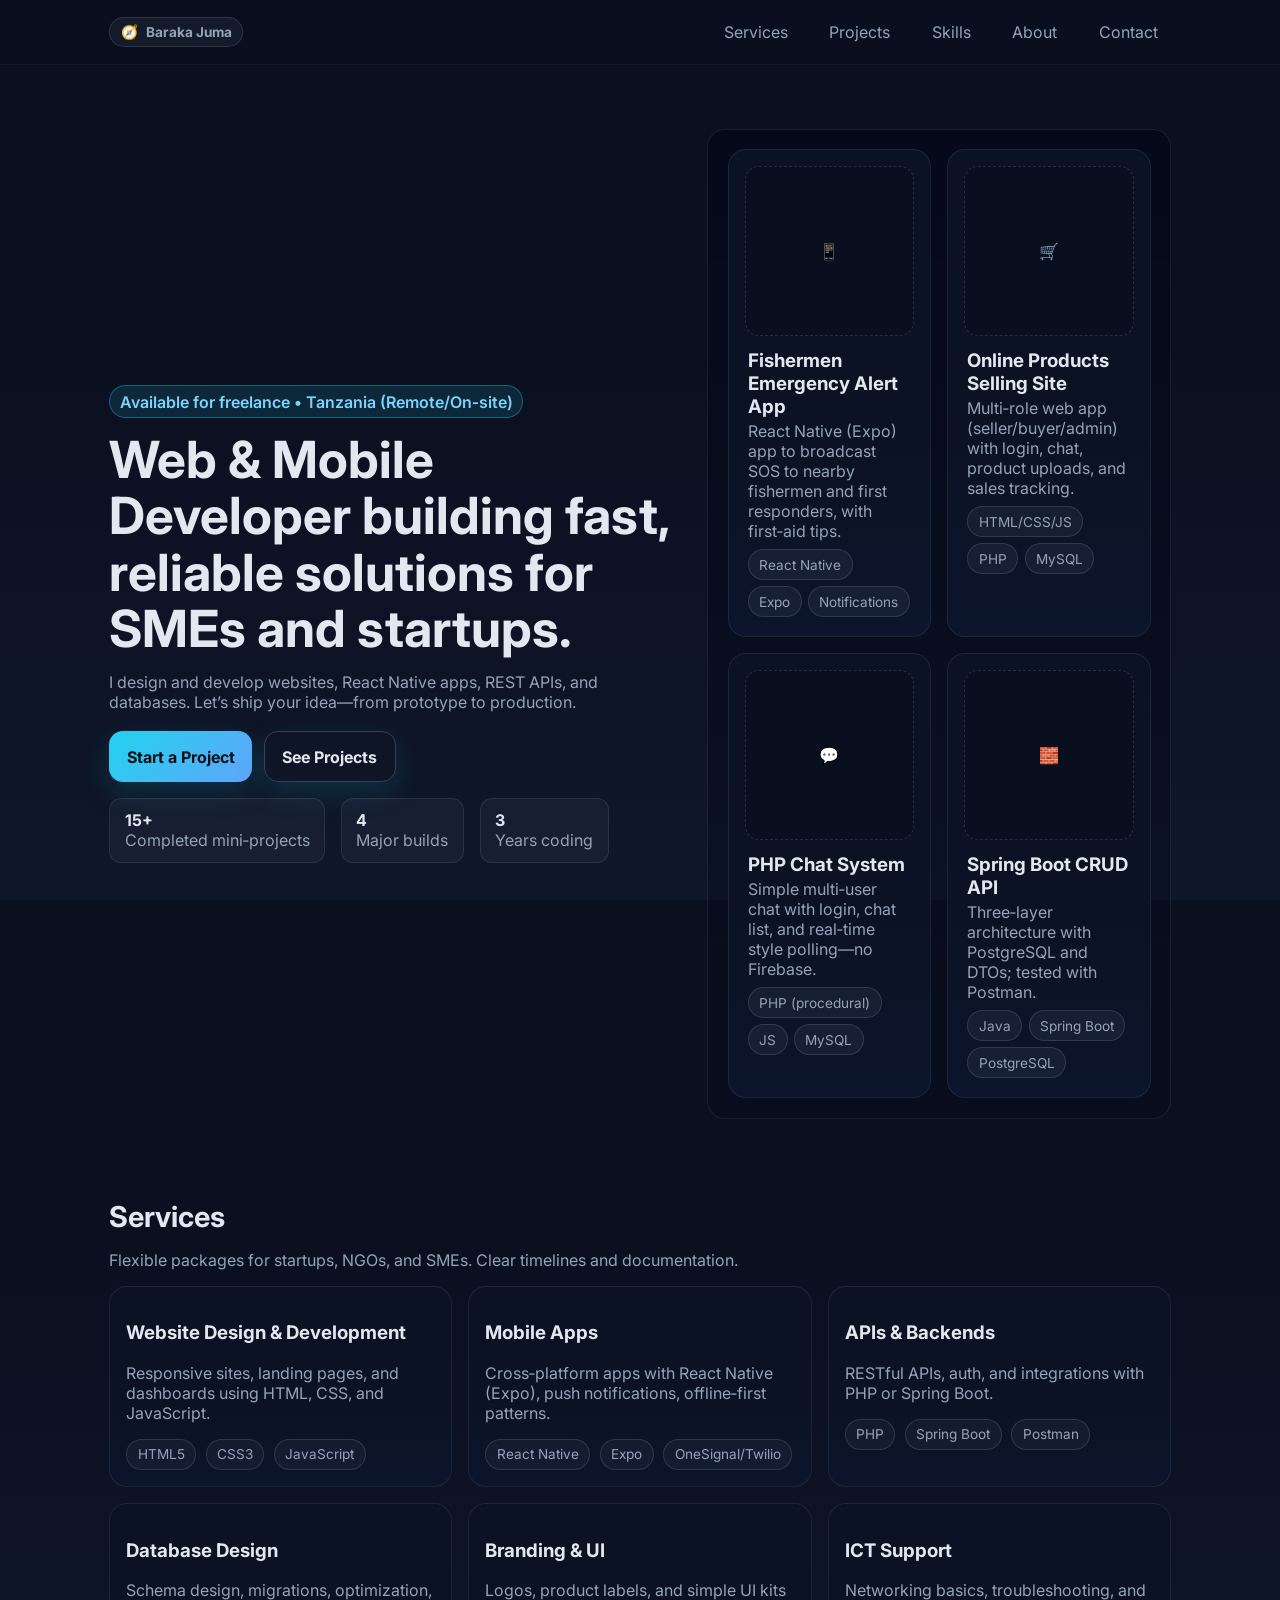
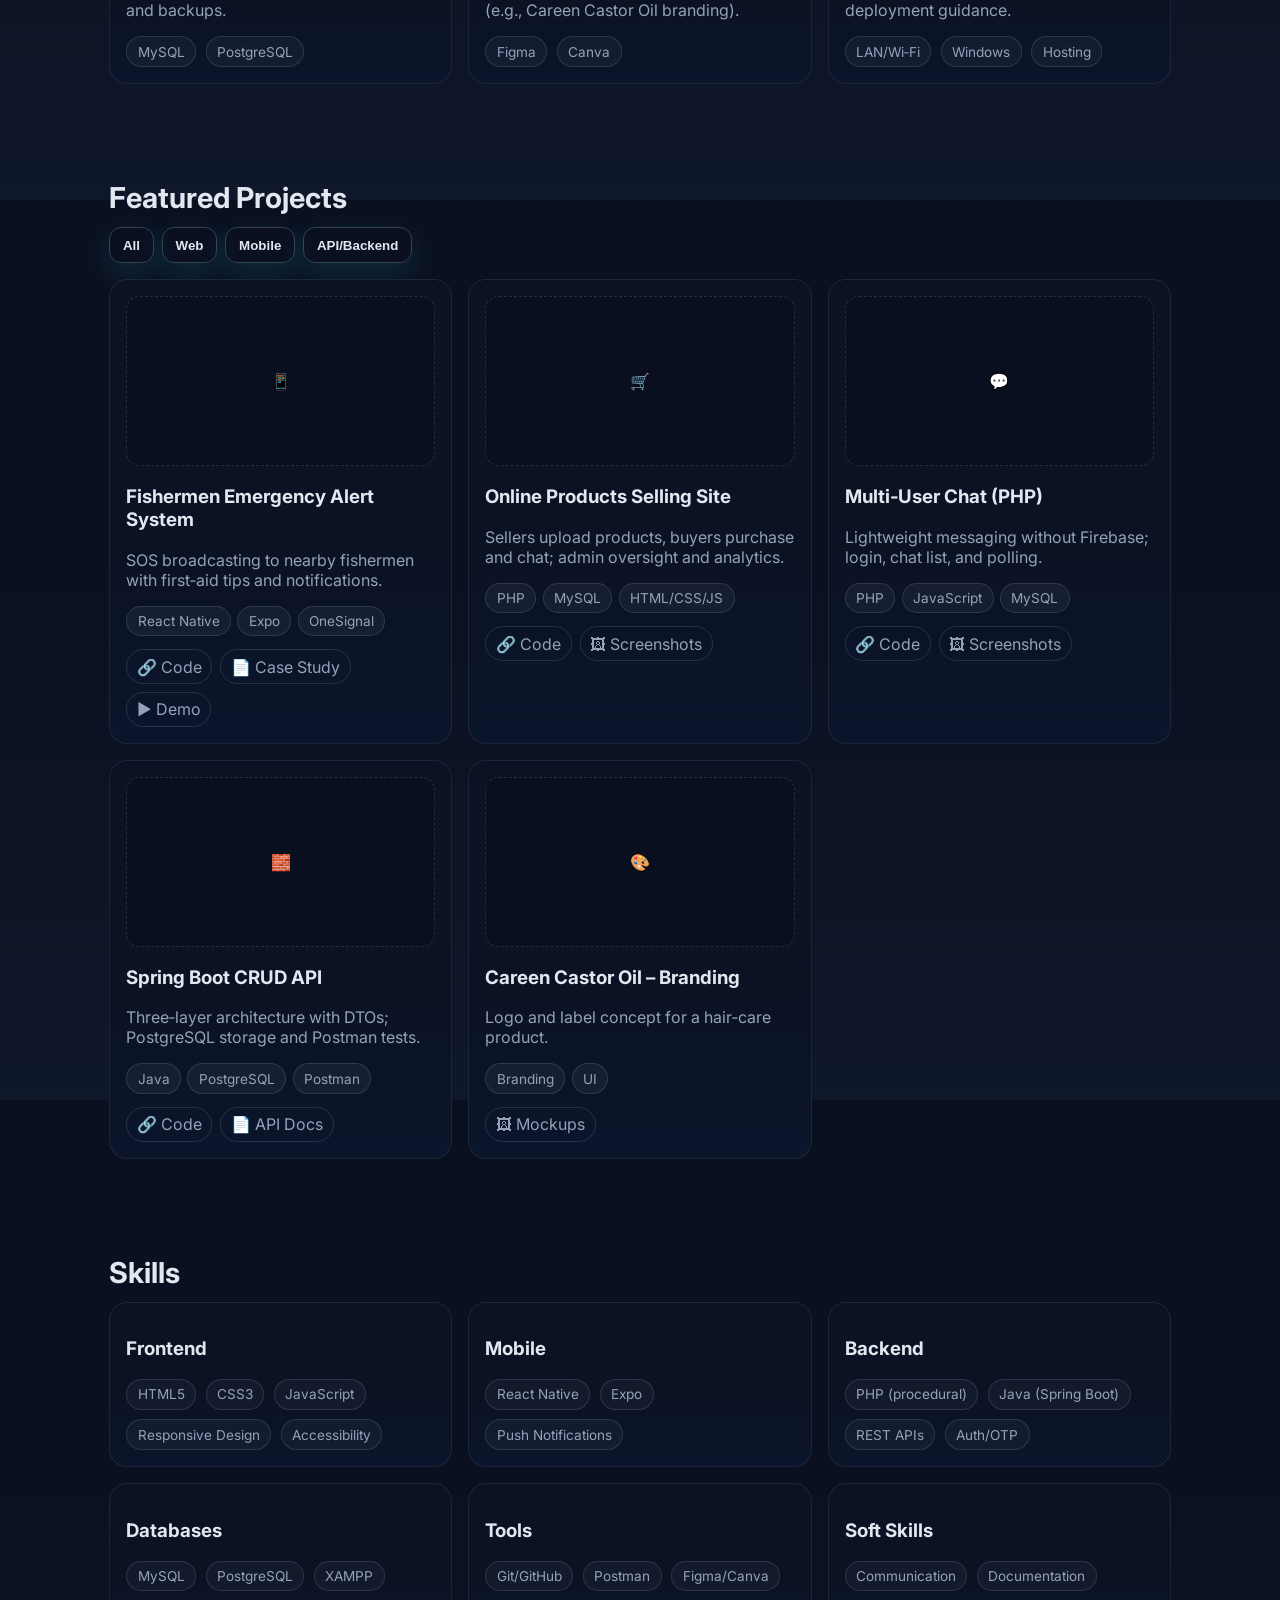
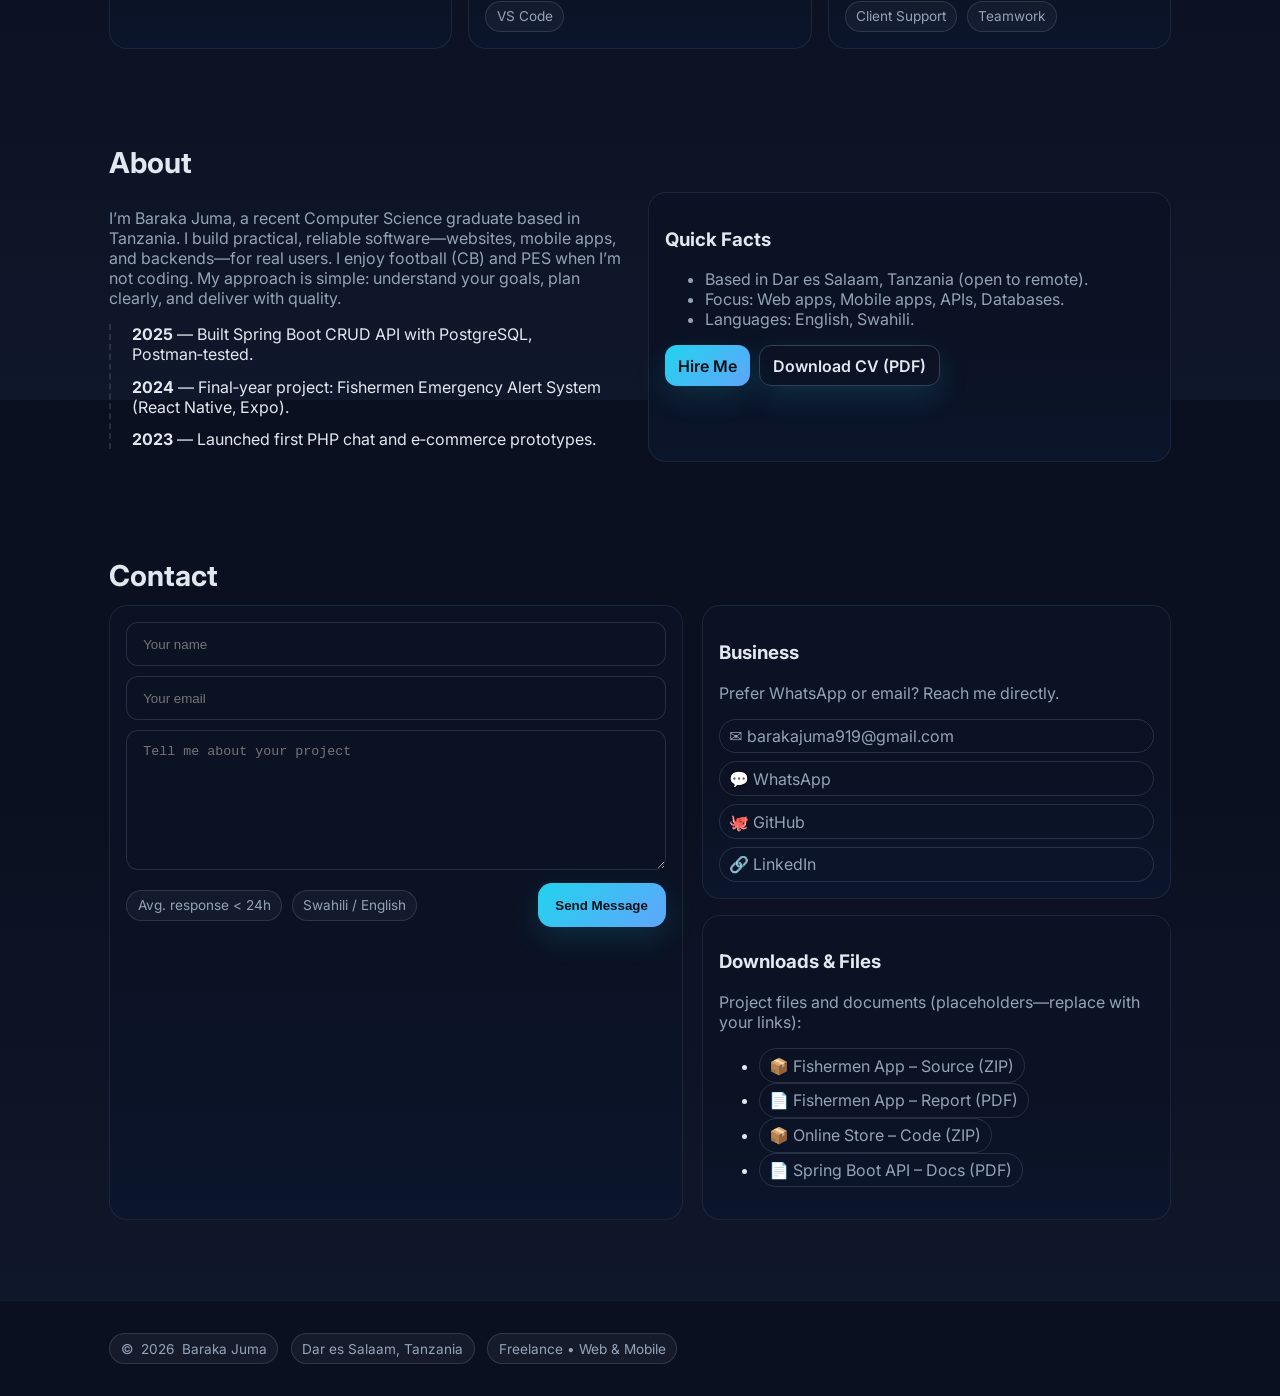
<file: index.html>
<!DOCTYPE html>
<html lang="en">
<head>
  <meta charset="utf-8" />
  <meta name="viewport" content="width=device-width, initial-scale=1" />
  <title>Baraka Juma | Freelance Web & Mobile Developer</title>
  <meta name="description" content="Portfolio of Baraka Juma – Freelance developer in Tanzania specializing in Web Development, React Native apps, PHP, Spring Boot, and Databases." />
  <meta name="author" content="Baraka Juma" />
  <meta property="og:title" content="Baraka Juma – Freelance Developer" />
  <meta property="og:description" content="Web & Mobile apps, APIs, databases and UI for businesses and startups." />
  <meta property="og:type" content="website" />
  <meta property="og:image" content="preview.jpg" />
  <meta name="theme-color" content="#0ea5e9" />
  <link rel="preconnect" href="https://fonts.gstatic.com" crossorigin>
  <link href="https://fonts.googleapis.com/css2?family=Inter:wght@300;400;500;600;700;800&display=swap" rel="stylesheet">
  <style>
    :root {
      --bg: #0b1020;
      --panel: #0f172a;
      --muted: #94a3b8;
      --text: #e2e8f0;
      --accent: #22d3ee;
      --accent-2: #60a5fa;
      --chip: #111827;
      --ok: #22c55e;
      --warn: #f59e0b;
      --danger: #ef4444;
      --ring: rgba(34,211,238,0.35);
    }
    *{box-sizing:border-box}
    html,body{margin:0;height:100%;scroll-behavior:smooth}
    body{font-family:Inter,system-ui,-apple-system,Segoe UI,Roboto,Arial,sans-serif;background:linear-gradient(180deg,#0b1020 0%,#0b1020 40%,#0f172a 100%);color:var(--text)}
    a{color:inherit;text-decoration:none}
    img{max-width:100%;display:block}
    .container{max-width:1100px;margin:0 auto;padding:0 1.2rem}
    .btn{display:inline-flex;align-items:center;gap:.6rem;background:linear-gradient(135deg,var(--accent),var(--accent-2));color:#081018;padding:.9rem 1.1rem;border-radius:14px;font-weight:700;box-shadow:0 10px 30px rgba(34,211,238,.15);border:0}
    .btn.outline{background:transparent;color:var(--text);border:1px solid #334155}
    .btn.small{padding:.6rem .8rem;border-radius:12px;font-weight:600}
    .chip{display:inline-flex;align-items:center;gap:.5rem;background:rgba(148,163,184,.08);border:1px solid rgba(148,163,184,.2);padding:.4rem .65rem;border-radius:999px;color:var(--muted);font-size:.85rem}
    header{position:sticky;top:0;z-index:50;background:rgba(11,16,32,.6);backdrop-filter:blur(8px);border-bottom:1px solid rgba(148,163,184,.08)}
    nav{display:flex;align-items:center;justify-content:space-between;height:64px}
    nav .links{display:flex;gap:1rem;align-items:center}
    nav a.link{padding:.55rem .8rem;border-radius:10px;color:var(--muted)}
    nav a.link.active, nav a.link:hover{background:rgba(148,163,184,.08);color:var(--text)}
    .hero{display:grid;grid-template-columns:1.1fr .9fr;gap:2rem;align-items:center;padding:4rem 0 2rem}
    .badge{display:inline-flex;gap:.5rem;align-items:center;background:rgba(34,211,238,.12);border:1px solid var(--ring);padding:.35rem .6rem;border-radius:999px;color:#7dd3fc;font-weight:600}
    .title{font-size:clamp(2rem,4vw,3.2rem);line-height:1.1;margin:.8rem 0 1rem}
    .muted{color:var(--muted)}
    .hero-card{background:radial-gradient(1200px 500px at -20% -40%,rgba(96,165,250,.18),transparent 60%),linear-gradient(180deg,rgba(2,6,23,.6),rgba(2,6,23,.2));border:1px solid rgba(148,163,184,.12);padding:1.2rem;border-radius:18px}
    .grid{display:grid;gap:1rem}
    .grid.cols-3{grid-template-columns:repeat(3,1fr)}
    .grid.cols-2{grid-template-columns:repeat(2,1fr)}
    .section{padding:3rem 0}
    .section h2{font-size:1.8rem;margin:0 0 .75rem}
    .card{background:linear-gradient(180deg,#0b1224, #0b1224 60%, #0b152b 100%);border:1px solid rgba(148,163,184,.12);border-radius:18px;padding:1rem;transition:transform .25s ease, box-shadow .25s ease}
    .card:hover{transform:translateY(-4px);box-shadow:0 16px 40px rgba(2,6,23,.6)}
    .card .thumb{height:170px;background:#0a0f20;border-radius:14px;border:1px dashed rgba(148,163,184,.2);display:flex;align-items:center;justify-content:center}
    .kpis{display:flex;gap:1rem;flex-wrap:wrap;margin-top:1rem}
    .kpis .k{background:rgba(148,163,184,.06);border:1px solid rgba(148,163,184,.15);padding:.7rem .9rem;border-radius:12px}
    .tools{display:flex;flex-wrap:wrap;gap:.6rem}
    .tools .chip{background:rgba(148,163,184,.06)}
    .timeline{position:relative;border-left:2px dashed rgba(148,163,184,.2);padding-left:1rem}
    .timeline .t{margin:.8rem 0;padding-left:.3rem}
    .projects-filter{display:flex;gap:.5rem;flex-wrap:wrap;margin-bottom:1rem}
    .project-badges{display:flex;gap:.4rem;flex-wrap:wrap;margin-top:.5rem}
    .project-links{display:flex;gap:.5rem;margin-top:.8rem;flex-wrap:wrap}
    .contact{display:grid;grid-template-columns:1.1fr .9fr;gap:1.2rem}
    input,textarea{width:100%;background:#0b1224;border:1px solid rgba(148,163,184,.2);border-radius:12px;padding:.85rem 1rem;color:var(--text);outline:none}
    input:focus,textarea:focus{border-color:var(--accent);box-shadow:0 0 0 4px var(--ring)}
    textarea{min-height:140px}
    footer{border-top:1px solid rgba(148,163,184,.08);padding:2rem 0;margin-top:2rem;color:var(--muted)}
    .credits{display:flex;gap:.8rem;flex-wrap:wrap;align-items:center}
    .pill{display:inline-flex;align-items:center;gap:.4rem;padding:.4rem .6rem;border-radius:999px;border:1px solid rgba(148,163,184,.2);color:var(--muted)}
    .sr-only{position:absolute;width:1px;height:1px;padding:0;margin:-1px;overflow:hidden;clip:rect(0,0,0,0);white-space:nowrap;border:0}

    @media (max-width: 940px){
      .hero, .contact{grid-template-columns:1fr}
      .grid.cols-3{grid-template-columns:repeat(2,1fr)}
    }
    @media (max-width: 680px){
      nav .links{display:none}
      .grid.cols-3, .grid.cols-2{grid-template-columns:1fr}
    }
  </style>
</head>
<body>
  <header>
    <div class="container">
      <nav>
        <a href="#home" class="logo" aria-label="Go to home">
          <span class="chip">🧭 <strong>Baraka&nbsp;Juma</strong></span>
        </a>
        <div class="links">
          <a class="link" href="#services">Services</a>
          <a class="link" href="#projects">Projects</a>
          <a class="link" href="#skills">Skills</a>
          <a class="link" href="#about">About</a>
          <a class="link" href="#contact">Contact</a>
        </div>
      </nav>
    </div>
  </header>

  <main id="home" class="container">
    <!-- HERO -->
    <section class="hero">
      <div>
        <span class="badge">Available for freelance • Tanzania (Remote/On‑site)</span>
        <h1 class="title">Web & Mobile Developer building fast, reliable solutions for SMEs and startups.</h1>
        <p class="muted">I design and develop websites, React Native apps, REST APIs, and databases. Let’s ship your idea—from prototype to production.</p>
        <div style="display:flex;gap:.7rem;margin:1.2rem 0 0">
          <a href="#contact" class="btn">Start a Project</a>
          <a href="#projects" class="btn outline">See Projects</a>
        </div>
        <div class="kpis" aria-label="quick metrics">
          <div class="k"><strong>15+</strong><br><span class="muted">Completed mini‑projects</span></div>
          <div class="k"><strong>4</strong><br><span class="muted">Major builds</span></div>
          <div class="k"><strong>3</strong><br><span class="muted">Years coding</span></div>
        </div>
      </div>
      <div class="hero-card">
        <div class="grid cols-2">
          <div class="card">
            <div class="thumb">📱</div>
            <div style="padding:.6rem .2rem .2rem">
              <h3 style="margin:.2rem 0">Fishermen Emergency Alert App</h3>
              <p class="muted" style="margin:0">React Native (Expo) app to broadcast SOS to nearby fishermen and first responders, with first‑aid tips.</p>
              <div class="project-badges">
                <span class="chip">React Native</span>
                <span class="chip">Expo</span>
                <span class="chip">Notifications</span>
              </div>
            </div>
          </div>
          <div class="card">
            <div class="thumb">🛒</div>
            <div style="padding:.6rem .2rem .2rem">
              <h3 style="margin:.2rem 0">Online Products Selling Site</h3>
              <p class="muted" style="margin:0">Multi‑role web app (seller/buyer/admin) with login, chat, product uploads, and sales tracking.</p>
              <div class="project-badges">
                <span class="chip">HTML/CSS/JS</span>
                <span class="chip">PHP</span>
                <span class="chip">MySQL</span>
              </div>
            </div>
          </div>
          <div class="card">
            <div class="thumb">💬</div>
            <div style="padding:.6rem .2rem .2rem">
              <h3 style="margin:.2rem 0">PHP Chat System</h3>
              <p class="muted" style="margin:0">Simple multi‑user chat with login, chat list, and real‑time style polling—no Firebase.</p>
              <div class="project-badges">
                <span class="chip">PHP (procedural)</span>
                <span class="chip">JS</span>
                <span class="chip">MySQL</span>
              </div>
            </div>
          </div>
          <div class="card">
            <div class="thumb">🧱</div>
            <div style="padding:.6rem .2rem .2rem">
              <h3 style="margin:.2rem 0">Spring Boot CRUD API</h3>
              <p class="muted" style="margin:0">Three‑layer architecture with PostgreSQL and DTOs; tested with Postman.</p>
              <div class="project-badges">
                <span class="chip">Java</span>
                <span class="chip">Spring Boot</span>
                <span class="chip">PostgreSQL</span>
              </div>
            </div>
          </div>
        </div>
      </div>
    </section>

    <!-- SERVICES -->
    <section id="services" class="section">
      <h2>Services</h2>
      <p class="muted">Flexible packages for startups, NGOs, and SMEs. Clear timelines and documentation.</p>
      <div class="grid cols-3">
        <div class="card">
          <h3>Website Design & Development</h3>
          <p class="muted">Responsive sites, landing pages, and dashboards using HTML, CSS, and JavaScript.</p>
          <div class="tools">
            <span class="chip">HTML5</span><span class="chip">CSS3</span><span class="chip">JavaScript</span>
          </div>
        </div>
        <div class="card">
          <h3>Mobile Apps</h3>
          <p class="muted">Cross‑platform apps with React Native (Expo), push notifications, offline‑first patterns.</p>
          <div class="tools">
            <span class="chip">React Native</span><span class="chip">Expo</span><span class="chip">OneSignal/Twilio</span>
          </div>
        </div>
        <div class="card">
          <h3>APIs & Backends</h3>
          <p class="muted">RESTful APIs, auth, and integrations with PHP or Spring Boot.</p>
          <div class="tools">
            <span class="chip">PHP</span><span class="chip">Spring Boot</span><span class="chip">Postman</span>
          </div>
        </div>
        <div class="card">
          <h3>Database Design</h3>
          <p class="muted">Schema design, migrations, optimization, and backups.</p>
          <div class="tools">
            <span class="chip">MySQL</span><span class="chip">PostgreSQL</span>
          </div>
        </div>
        <div class="card">
          <h3>Branding & UI</h3>
          <p class="muted">Logos, product labels, and simple UI kits (e.g., Careen Castor Oil branding).</p>
          <div class="tools">
            <span class="chip">Figma</span><span class="chip">Canva</span>
          </div>
        </div>
        <div class="card">
          <h3>ICT Support</h3>
          <p class="muted">Networking basics, troubleshooting, and deployment guidance.</p>
          <div class="tools">
            <span class="chip">LAN/Wi‑Fi</span><span class="chip">Windows</span><span class="chip">Hosting</span>
          </div>
        </div>
      </div>
    </section>

    <!-- PROJECTS -->
    <section id="projects" class="section">
      <h2>Featured Projects</h2>
      <div class="projects-filter" role="group" aria-label="Filter projects">
        <button class="btn small outline" data-filter="all">All</button>
        <button class="btn small outline" data-filter="web">Web</button>
        <button class="btn small outline" data-filter="mobile">Mobile</button>
        <button class="btn small outline" data-filter="api">API/Backend</button>
      </div>
      <div class="grid cols-3" id="projectGrid">
        <!-- Fishermen App -->
        <article class="card project" data-tags="mobile">
          <div class="thumb" aria-hidden="true">📱</div>
          <h3>Fishermen Emergency Alert System</h3>
          <p class="muted">SOS broadcasting to nearby fishermen with first‑aid tips and notifications.</p>
          <div class="project-badges">
            <span class="chip">React Native</span>
            <span class="chip">Expo</span>
            <span class="chip">OneSignal</span>
          </div>
          <div class="project-links">
            <a class="pill" href="#" title="Source code link placeholder">🔗 Code</a>
            <a class="pill" href="#" title="Case study PDF placeholder">📄 Case Study</a>
            <a class="pill" href="#" title="Demo video link placeholder">▶ Demo</a>
          </div>
        </article>

        <!-- Online Store -->
        <article class="card project" data-tags="web api">
          <div class="thumb" aria-hidden="true">🛒</div>
          <h3>Online Products Selling Site</h3>
          <p class="muted">Sellers upload products, buyers purchase and chat; admin oversight and analytics.</p>
          <div class="project-badges">
            <span class="chip">PHP</span>
            <span class="chip">MySQL</span>
            <span class="chip">HTML/CSS/JS</span>
          </div>
          <div class="project-links">
            <a class="pill" href="#">🔗 Code</a>
            <a class="pill" href="#">🖼 Screenshots</a>
          </div>
        </article>

        <!-- Chat System -->
        <article class="card project" data-tags="web api">
          <div class="thumb" aria-hidden="true">💬</div>
          <h3>Multi‑User Chat (PHP)</h3>
          <p class="muted">Lightweight messaging without Firebase; login, chat list, and polling.</p>
          <div class="project-badges">
            <span class="chip">PHP</span>
            <span class="chip">JavaScript</span>
            <span class="chip">MySQL</span>
          </div>
          <div class="project-links">
            <a class="pill" href="#">🔗 Code</a>
            <a class="pill" href="#">🖼 Screenshots</a>
          </div>
        </article>

        <!-- Spring Boot CRUD -->
        <article class="card project" data-tags="api web">
          <div class="thumb" aria-hidden="true">🧱</div>
          <h3>Spring Boot CRUD API</h3>
          <p class="muted">Three‑layer architecture with DTOs; PostgreSQL storage and Postman tests.</p>
          <div class="project-badges">
            <span class="chip">Java</span>
            <span class="chip">PostgreSQL</span>
            <span class="chip">Postman</span>
          </div>
          <div class="project-links">
            <a class="pill" href="#">🔗 Code</a>
            <a class="pill" href="#">📄 API Docs</a>
          </div>
        </article>

        <!-- Branding -->
        <article class="card project" data-tags="web">
          <div class="thumb" aria-hidden="true">🎨</div>
          <h3>Careen Castor Oil – Branding</h3>
          <p class="muted">Logo and label concept for a hair‑care product.</p>
          <div class="project-badges">
            <span class="chip">Branding</span>
            <span class="chip">UI</span>
          </div>
          <div class="project-links">
            <a class="pill" href="#">🖼 Mockups</a>
          </div>
        </article>
      </div>
    </section>

    <!-- SKILLS -->
    <section id="skills" class="section">
      <h2>Skills</h2>
      <div class="grid cols-3">
        <div class="card">
          <h3>Frontend</h3>
          <div class="tools">
            <span class="chip">HTML5</span>
            <span class="chip">CSS3</span>
            <span class="chip">JavaScript</span>
            <span class="chip">Responsive Design</span>
            <span class="chip">Accessibility</span>
          </div>
        </div>
        <div class="card">
          <h3>Mobile</h3>
          <div class="tools">
            <span class="chip">React Native</span>
            <span class="chip">Expo</span>
            <span class="chip">Push Notifications</span>
          </div>
        </div>
        <div class="card">
          <h3>Backend</h3>
          <div class="tools">
            <span class="chip">PHP (procedural)</span>
            <span class="chip">Java (Spring Boot)</span>
            <span class="chip">REST APIs</span>
            <span class="chip">Auth/OTP</span>
          </div>
        </div>
        <div class="card">
          <h3>Databases</h3>
          <div class="tools">
            <span class="chip">MySQL</span>
            <span class="chip">PostgreSQL</span>
            <span class="chip">XAMPP</span>
          </div>
        </div>
        <div class="card">
          <h3>Tools</h3>
          <div class="tools">
            <span class="chip">Git/GitHub</span>
            <span class="chip">Postman</span>
            <span class="chip">Figma/Canva</span>
            <span class="chip">VS Code</span>
          </div>
        </div>
        <div class="card">
          <h3>Soft Skills</h3>
          <div class="tools">
            <span class="chip">Communication</span>
            <span class="chip">Documentation</span>
            <span class="chip">Client Support</span>
            <span class="chip">Teamwork</span>
          </div>
        </div>
      </div>
    </section>

    <!-- ABOUT -->
    <section id="about" class="section">
      <h2>About</h2>
      <div class="grid cols-2">
        <div>
          <p class="muted">I’m Baraka Juma, a recent Computer Science graduate based in Tanzania. I build practical, reliable software—websites, mobile apps, and backends—for real users. I enjoy football (CB) and PES when I’m not coding. My approach is simple: understand your goals, plan clearly, and deliver with quality.</p>
          <div class="timeline">
            <div class="t"><strong>2025</strong> — Built Spring Boot CRUD API with PostgreSQL, Postman‑tested.</div>
            <div class="t"><strong>2024</strong> — Final‑year project: Fishermen Emergency Alert System (React Native, Expo).</div>
            <div class="t"><strong>2023</strong> — Launched first PHP chat and e‑commerce prototypes.</div>
          </div>
        </div>
        <aside class="card">
          <h3>Quick Facts</h3>
          <ul class="muted">
            <li>Based in Dar es Salaam, Tanzania (open to remote).</li>
            <li>Focus: Web apps, Mobile apps, APIs, Databases.</li>
            <li>Languages: English, Swahili.</li>
          </ul>
          <div style="margin-top:.8rem;display:flex;gap:.6rem;flex-wrap:wrap">
            <a class="btn small" href="#contact">Hire Me</a>
            <a class="btn small outline" href="#" download>Download CV (PDF)</a>
          </div>
        </aside>
      </div>
    </section>

    <!-- CONTACT -->
    <section id="contact" class="section">
      <h2>Contact</h2>
      <div class="contact">
        <form class="card" name="contact-form" aria-label="contact form" onsubmit="event.preventDefault(); alert('Thanks! I will reply to your message shortly.'); this.reset();">
          <label class="sr-only" for="name">Name</label>
          <input id="name" name="name" placeholder="Your name" required>

          <div style="height:.6rem"></div>
          <label class="sr-only" for="email">Email</label>
          <input id="email" type="email" name="email" placeholder="Your email" required>

          <div style="height:.6rem"></div>
          <label class="sr-only" for="message">Message</label>
          <textarea id="message" name="message" placeholder="Tell me about your project" required></textarea>

          <div style="display:flex;gap:.6rem;align-items:center;justify-content:space-between;margin-top:.6rem;flex-wrap:wrap">
            <div class="tools">
              <span class="chip">Avg. response &lt; 24h</span>
              <span class="chip">Swahili / English</span>
            </div>
            <button class="btn">Send Message</button>
          </div>
        </form>

        <aside>
          <div class="card">
            <h3>Business</h3>
            <p class="muted">Prefer WhatsApp or email? Reach me directly.</p>
            <div style="display:flex;flex-direction:column;gap:.5rem">
              <a class="pill" href="mailto:barakajuma919@gmail.com">✉ barakajuma919@gmail.com</a>
              <a class="pill" href="#" title="Add your WhatsApp link (e.g., https://wa.me/255...)">💬 WhatsApp</a>
              <a class="pill" href="#" title="Add your GitHub profile link">🐙 GitHub</a>
              <a class="pill" href="#" title="Add your LinkedIn profile link">🔗 LinkedIn</a>
            </div>
          </div>
          <div class="card" style="margin-top:1rem">
            <h3>Downloads & Files</h3>
            <p class="muted">Project files and documents (placeholders—replace with your links):</p>
            <ul>
              <li><a class="pill" href="#">📦 Fishermen App – Source (ZIP)</a></li>
              <li><a class="pill" href="#">📄 Fishermen App – Report (PDF)</a></li>
              <li><a class="pill" href="#">📦 Online Store – Code (ZIP)</a></li>
              <li><a class="pill" href="#">📄 Spring Boot API – Docs (PDF)</a></li>
            </ul>
          </div>
        </aside>
      </div>
    </section>
  </main>

  <footer>
    <div class="container">
      <div class="credits">
        <span class="chip">© <span id="year"></span> Baraka Juma</span>
        <span class="chip">Dar es Salaam, Tanzania</span>
        <span class="chip">Freelance • Web & Mobile</span>
      </div>
    </div>
  </footer>

  <script>
    // Active link on scroll
    const sections = document.querySelectorAll('main section');
    const navLinks = document.querySelectorAll('nav a.link');
    const setActive = () => {
      const pos = window.scrollY + 80;
      sections.forEach(sec => {
        if (pos >= sec.offsetTop && pos < sec.offsetTop + sec.offsetHeight) {
          navLinks.forEach(l => l.classList.remove('active'));
          const link = document.querySelector(`nav a[href="#${sec.id}"]`);
          if (link) link.classList.add('active');
        }
      })
    }
    window.addEventListener('scroll', setActive);
    window.addEventListener('load', () => {
      setActive();
      document.getElementById('year').textContent = new Date().getFullYear();
    });

    // Project filter
    const filterButtons = document.querySelectorAll('[data-filter]');
    const cards = document.querySelectorAll('.project');
    filterButtons.forEach(btn => btn.addEventListener('click', () => {
      const f = btn.getAttribute('data-filter');
      filterButtons.forEach(b => b.classList.remove('active'));
      btn.classList.add('active');
      cards.forEach(card => {
        if (f === 'all') return card.style.display = '';
        const tags = card.getAttribute('data-tags');
        card.style.display = tags.includes(f) ? '' : 'none';
      });
    }));
  </script>
</body>
</html>
</file>
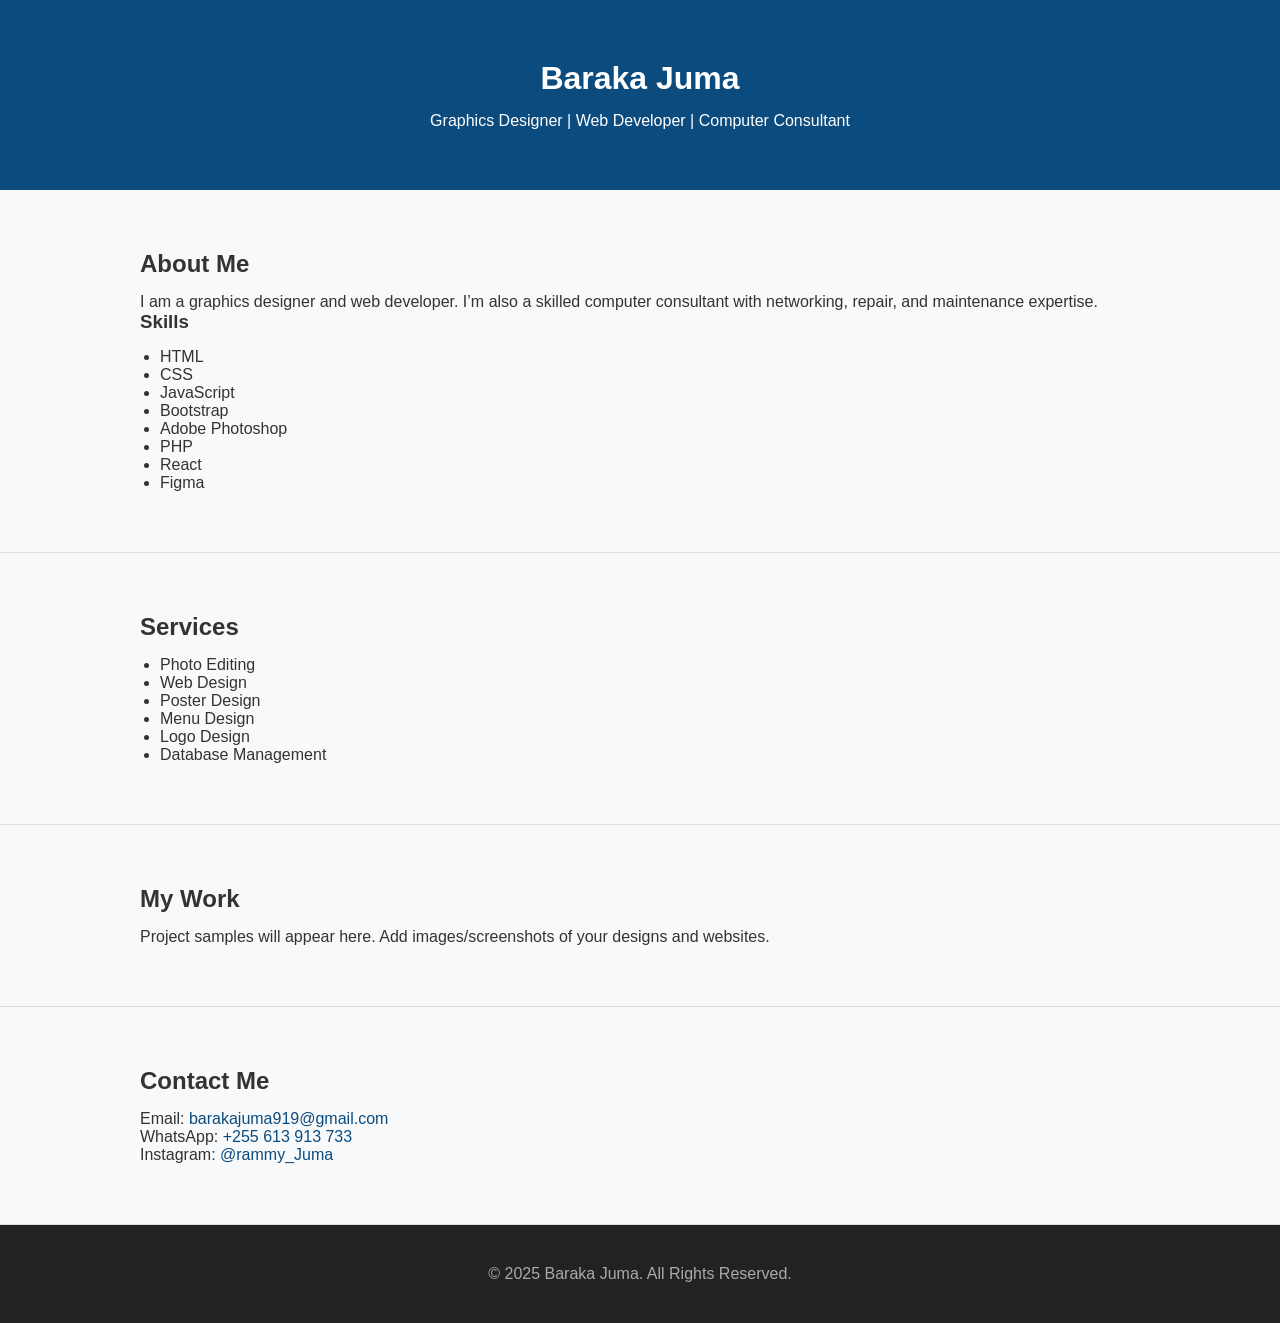
<file: PORTFOLIO.html>
<!DOCTYPE html>
<html lang="en">
<head>
  <meta charset="UTF-8" />
  <meta name="viewport" content="width=device-width, initial-scale=1.0"/>
  <title>Baraka Juma Portfolio</title>
  <link rel="stylesheet" href="PORTFOLIO.css" />
</head>
<body>

  <header>
    <div class="container">
      <h1>Baraka Juma</h1>
      <p>Graphics Designer | Web Developer | Computer Consultant</p>
    </div>
  </header>

  <section class="about">
    <div class="container">
      <h2>About Me</h2>
      <p>I am a graphics designer and web developer. I’m also a skilled computer consultant with networking, repair, and maintenance expertise.</p>
      <h3>Skills</h3>
      <ul>
        <li>HTML</li>
        <li>CSS</li>
        <li>JavaScript</li>
        <li>Bootstrap</li>
        <li>Adobe Photoshop</li>
        <li>PHP</li>
        <li>React</li>
        <li>Figma</li>
      </ul>
    </div>
  </section>

  <section class="services">
    <div class="container">
      <h2>Services</h2>
      <ul>
        <li>Photo Editing</li>
        <li>Web Design</li>
        <li>Poster Design</li>
        <li>Menu Design</li>
        <li>Logo Design</li>
        <li>Database Management</li>
      </ul>
    </div>
  </section>

  <section class="projects">
    <div class="container">
      <h2>My Work</h2>
      <p>Project samples will appear here. Add images/screenshots of your designs and websites.</p>
    </div>
  </section>

  <section class="contact">
    <div class="container">
      <h2>Contact Me</h2>
      <p>Email: <a href="mailto:barakajuma919@gmail.com">barakajuma919@gmail.com</a></p>
      <p>WhatsApp: <a href="https://wa.me/255613913733" target="_blank">+255 613 913 733</a></p>
      <p>Instagram: <a href="https://instagram.com/rammy_Juma" target="_blank">@rammy_Juma</a></p>
    </div>
  </section>

  <footer>
    <div class="container">
      <p>&copy; 2025 Baraka Juma. All Rights Reserved.</p>
    </div>
  </footer>

</body>
</html>
</file>
<file: PORTFOLIO.css>
* {
  margin: 0;
  padding: 0;
  box-sizing: border-box;
  font-family: 'Segoe UI', sans-serif;
}

body {
  background: #f8f9fa;
  color: #333;
}

header {
  background: #0c4b7e;
  color: #fff;
  padding: 40px 20px;
  text-align: center;
}

.container {
  width: 90%;
  max-width: 1000px;
  margin: auto;
  padding: 20px 0;
}

h1, h2, h3 {
  margin-bottom: 15px;
}

ul {
  list-style-type: disc;
  margin-left: 20px;
}

section {
  padding: 40px 0;
  border-bottom: 1px solid #ddd;
}

a {
  color: #0c4b7e;
  text-decoration: none;
}

footer {
  background: #222;
  color: #aaa;
  text-align: center;
  padding: 20px;
}
</file>
